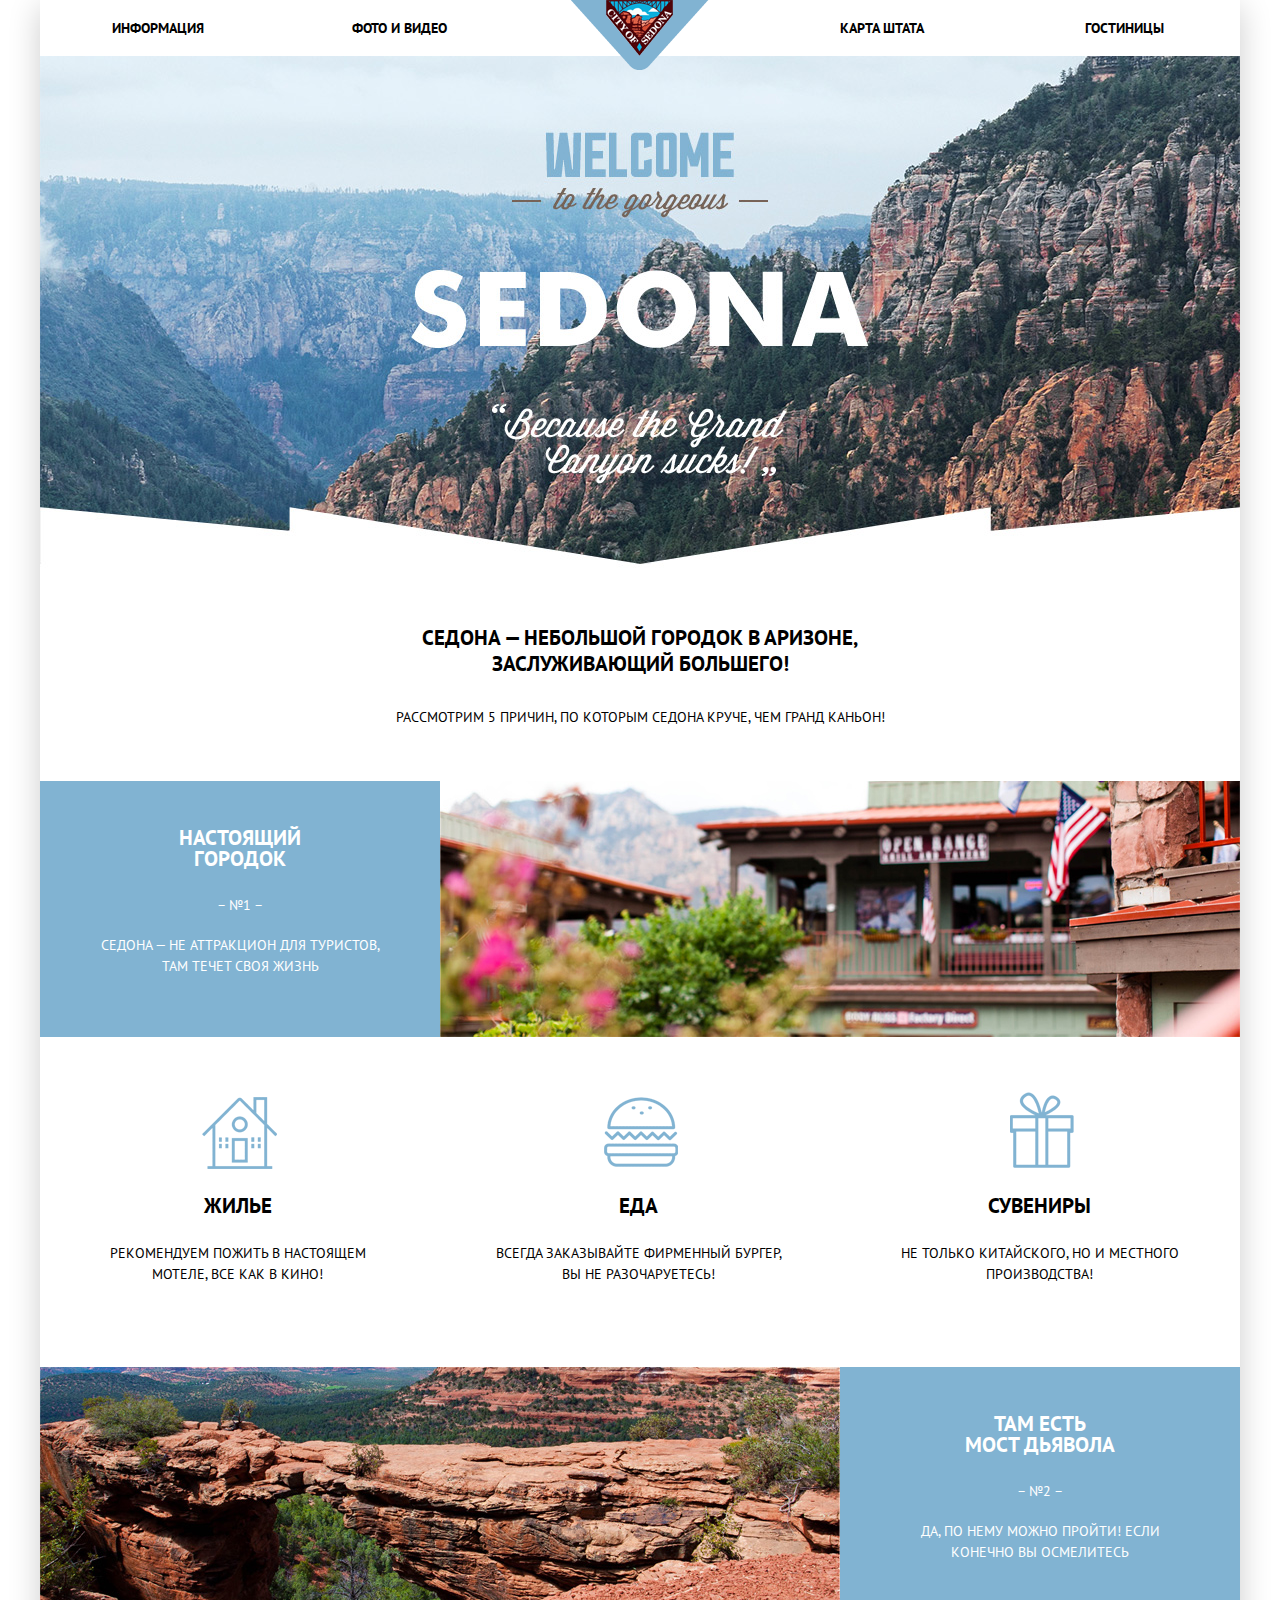
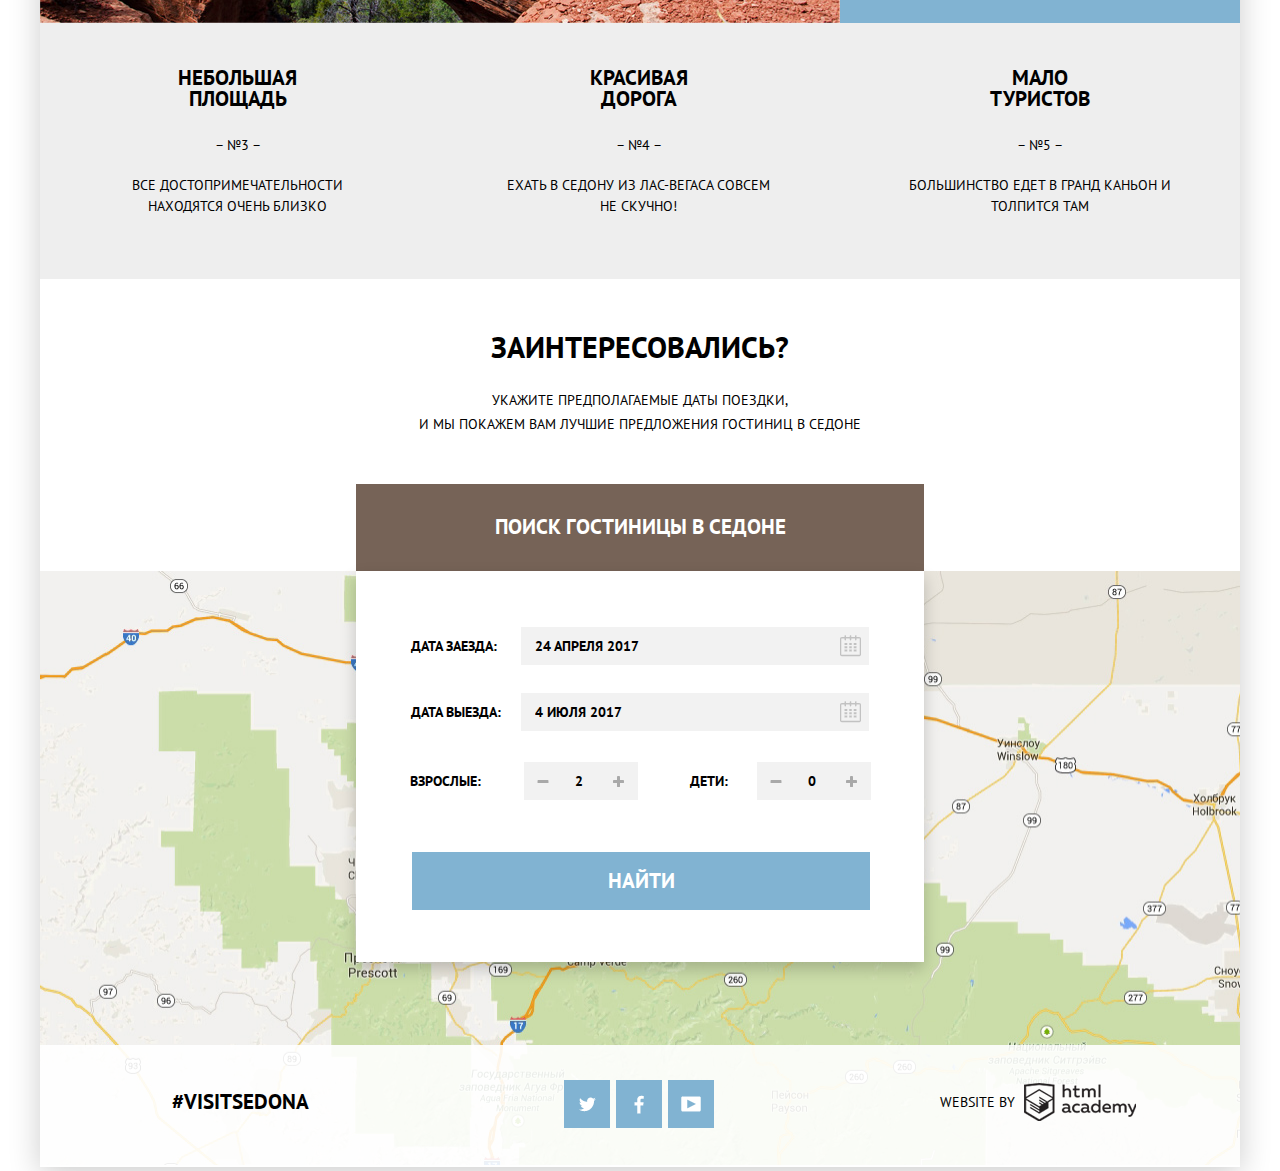
<file: index.html>
<!DOCTYPE html>
<html lang="ru">
	<head>
		<meta charset="utf-8">
		<title>Sedona</title>
		<link href="css/normalize.css" rel="stylesheet">
		<link href="css/style.css" rel="stylesheet">
		<link href="https://fonts.googleapis.com/css?family=PT+Sans:400,700&amp;subset=cyrillic" rel="stylesheet"> 
	</head>
	<body>
		<div class="wrapper">
			<header class="main-header">
				<div class="container clearfix">
					<div class="index-logo">
						<a><img src="img/logotip.png" width="138" height="70" alt="Sedona"></a>
					</div>
					<nav class="main-navigation clearfix">
						<ul>
							<li>
								<a href="#">Информация</a>
							</li>
							<li>
								<a href="#">Фото и видео</a>
							</li>
							<li>
								<a href="#">Карта штата</a>
							</li>
							<li>
								<a href="catalog.html">Гостиницы</a>
							</li>
						</ul>
					</nav>
				</div>
			</header>
			<main class="container">
				<div class="main-img">
					<img src="img/index-background-photo.jpg" width="1200" height="546" alt="Sedona">
				</div>
				<div class="description">
					<h2>Седона — небольшой городок в Аризоне, заслуживающий большего!
					</h2>
				</div>
				<div class="features">
					<p>Рассмотрим 5 причин, по которым Седона круче, чем Гранд Каньон!
					</p>
				</div>
				<div class="features-item clearfix">
					<div class="features-item-content features-item-content-left">
						<h3 class="features-name">Настоящий<br>городок</h3>
						<p>– №1 –</p>
						<p>Седона — не аттракцион для туристов, там течет своя жизнь</p>
					</div>
					<div class="features-item-img features-item-img-right">
						<img src="img/photo-N1-mask.jpg" width="800" height="256" alt="Жизнь города Седона">
					</div>
				</div>
				<section class="recomendation clearfix">
					<div class="recomendation-item accomodation">
						<h3 class="recomendation-name">Жилье</h3>
						<p>Рекомендуем пожить в настоящем мотеле, все как в кино!</p>
					</div>
					<div class="recomendation-item food">
						<h3 class="recomendation-name">Еда</h3>
						<p>Всегда заказывайте фирменный бургер, вы не разочаруетесь!</p>
					</div>
					<div class="recomendation-item souvenirs">
						<h3 class="recomendation-name">Сувениры</h3>
						<p>Не только китайского, но и местного производства!</p>
					</div>
				</section>
				<div class="features-item clearfix">
					<div class="features-item-img features-item-img-left">
						<img src="img/photo-N2-mask.jpg" width="800" height="256" alt="Мост Дьявола">
					</div>
					<div class="features-item-content features-item-content-right">
						<h3 class="features-name">Там есть<br>мост дьявола</h3>
						<p>– №2 –</p>
						<p>Да, по нему можно пройти! Если конечно вы осмелитесь</p>
					</div>
				</div>
				<section class="features-item-another-block cleafix">
					<div class="features-item-another">	
						<h3 class="features-name-another">Небольшая<br>площадь</h3>
						<p>– №3 –</p>
						<p>Все достопримечательности находятся очень близко</p>
					</div>
					<div class="features-item-another">
						<h3 class="features-name-another">Красивая<br>дорога</h3>
						<p>– №4 –</p>
						<p>Ехать в Седону из Лас-Вегаса совсем не скучно!</p>
					</div>
					<div class="features-item-another">
						<h3 class="features-name-another">Мало<br>туристов</h3>
						<p>– №5 –</p>
						<p>Большинство едет в Гранд Каньон и толпится там</p>
					</div>
				</section>
				<div class="index-content">
					<b class="question">Заинтересовались?</b>
					<p>Укажите предполагаемые даты поездки,<br>и мы покажем вам лучшие предложения гостиниц в Седоне</p>

					<h3 class="index-content-form-title">Поиск гостиницы в седоне</h3>
					<div class="map">
						<img src="img/map.jpg" width="1200" height="594" alt="карта">
					</div>
					<form class="search-hotel-form" action="https://echo.htmlacademy.ru" method="post">
						<div class="date check-in">
							<label for="check-in-field">Дата заезда:</label>
							<div class="date-line">
								<input id="check-in-field" type="text" name="check-in-date" value="24 апреля 2017">
								<a href="#">календарь</a>
							</div>
						</div>
						<div class="date check-out">
							<label for="check-out-field">Дата выезда:</label>
							<div class="date-line">
								<input id="check-out-field" type="text" name="check-out-date" value="4 июля 2017">
								<a href="#">календарь</a>
							</div>
						</div>
						<div class="bottom-line">
							<div class="person adults">
								<label for="adults-field">Взрослые:</label>
								<div class="person-line">
									<span class="plus"></span>
									<input id="adults-field" type="text" name="number-adults" value="2">
									<span class="minus"></span>
								</div>
							</div>
							<div class="person children">
								<label for="children-field">Дети:</label>
								<div class="person-line">
									<span class="plus"></span>
									<input id="children-field" type="text" name="number-children" value="0">
									<span class="minus"></span>
								</div>
							</div>
						</div>
						<button class="search-hotel-btn" type="submit">Найти</button>
					</form>

				</div>
			</main>
			<footer class="main-footer">
				<div class="container clearfix">
					<section class="footer-tag">
						<p>#Visitsedona</p>
					</section>
					<section class="footer-social">
						<a class="social-btn social-btn-tw" href="#">Твиттер</a>
						<a class="social-btn social-btn-fb" href="#">Фейсбук</a>
						<a class="social-btn social-btn-yt" href="#">Ютуб</a>
					</section>
					<section class="footer-copyright">
						<div class="footer-copyright-title">
							<p>Website by</p>
						</div>
						<a class="btn" href="https://htmlacademy.ru/intensive/htmlcss">HTML Academy</a>
					</section>
				</div>			
			</footer>
		</div>
	</body>
</html>
</file>
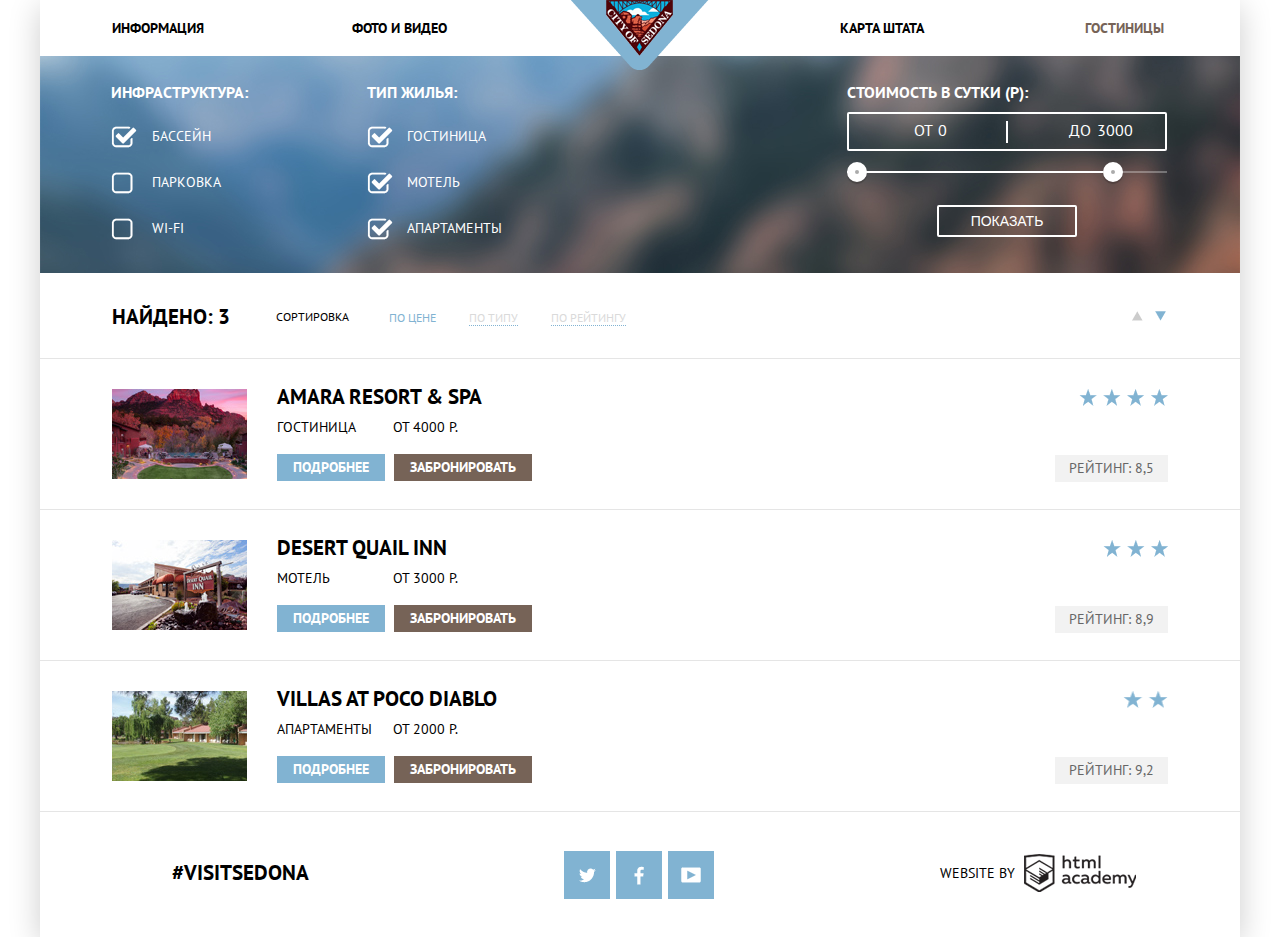
<file: catalog.html>
<!DOCTYPE html>
<html lang="ru">
	<head>
		<meta charset="utf-8">
		<title>Sedona</title>
		<link href="css/normalize.css" rel="stylesheet">
		<link href="css/style.css" rel="stylesheet">
		<link href="https://fonts.googleapis.com/css?family=PT+Sans:400,700&amp;subset=cyrillic" rel="stylesheet"> 
	</head>
	<body>
		<div class="wrapper">
			<header class="main-header">
				<div class="container clearfix">
					<div class="index-logo">
						<a href="index.html"><img src="img/logotip.png" width="138" height="70" alt="Sedona"></a>
					</div>
					<nav class="main-navigation clearfix">
						<ul>
							<li>
								<a href="#">Информация</a>
							</li>
							<li>
								<a href="#">Фото и видео</a>
							</li>
							<li>
								<a href="#">Карта штата</a>
							</li>
							<li>
								<a class="active-hotels">Гостиницы</a>
							</li>
						</ul>
					</nav>
				</div>
			</header>
			<main class="container">
				<form class="options clearfix" action="#">
					<div class="options-infrastructure">
						<p class="option-title">Инфраструктура:</p>
						<ul>
							<li>
								<label class="box"><input type="checkbox" name="swimming-pool" checked><span class="checkbox-point"></span>Бассейн</label>
							</li>
							<li>
								<label class="box"><input type="checkbox" name="parking"><span class="checkbox-point"></span>Парковка</label>
							</li>
							<li>
								<label class="box"><input type="checkbox" name="wi-fi"><span class="checkbox-point"></span>Wi-fi</label>
							</li>
						</ul>
					</div>
					<div class="options-accommodation">
						<p class="option-title">Тип жилья:</p>
						<ul>
							<li>
								<label class="box"><input  type="checkbox" name="hotel" checked><span class="checkbox-point"></span>Гостиница</label>
							</li>
							<li>
								<label class="box"><input type="checkbox" name="motel" checked><span class="checkbox-point"></span>Мотель</label>
							</li>
							<li>
								<label class="box"><input type="checkbox" name="apartment" checked><span class="checkbox-point"></span>Апартаменты</label>
							</li>
						</ul>
					</div>
					<div class="filter-range">
						<div class="filter-range-title">Стоимость в сутки (p):</div>
						<div class="price-controls">
							<label class="min-price">от <input type="text" name="min-price" value="0"></label>
							<label class="max-price">до <input type="text" name="max-price" value="3000"></label>
						</div>
						<div class="range-controls">
							<div class="scale">
								<div class="bar"></div>
							</div>
							<div class="range-toggle range-toggle-min"></div>
							<div class="range-toggle range-toggle-max"></div>
						</div>
						<button class="btn-transparent" type="submit">Показать</button>
					</div>
        		</form>
				<div class="result">
					<b>Найдено: 3</b>
					<section class="sorting">
						<span class="sort">Сортировка</span>
						<ul>
							<li class="present">
								<a href="#" >По цене</a>
							</li>
							<li>
								<a href="#">По типу</a>
							</li>
							<li>
								<a href="#">По рейтингу</a>
							</li>
						</ul>
					</section>
					<div class="ascending-descending">
						<a class="ascending" href="#">По возрастанию</a>
						<a class="descending-present" href="#">По убыванию</a>
					</div>
				</div>
				<div class="result-of-selection">
					<div class="catalog-content clearfix">
						<img class="img-hotel" src="img/amara-resort.jpg" width="135" height="90" alt="Amara resort & Spa">
						<div class="content-left">
							<a href="#" class="hotel-name">Amara resort &amp; Spa</a>
							<div class="price-line">
								<span>Гостиница</span>
								<span class="price">от 4000 р.</span>
							</div>
							<div class="group-btn">
								<a class="btn-detail" href="#">Подробнее</a>
								<a class="btn-book" href="#">Забронировать</a>
							</div>
						</div>
						<div class="content-right">
							<img src="img/four-stars.png" width="89" height="17" alt="4 звезды">
							<span>Рейтинг: 8,5</span>
						</div>
					</div>
					<div class="catalog-content clearfix">
						<img class="img-hotel" src="img/desert.jpg" width="135" height="90" alt="Desert quail inn">
						<div class="content-left">
							<a href="#" class="hotel-name">Desert quail inn</a>
							<div class="price-line">
								<span>Мотель</span>
								<span class="price">от 3000 р.</span>
							</div>
							<div class="group-btn">
								<a class="btn-detail" href="#">Подробнее</a>
								<a class="btn-book" href="#">Забронировать</a>
							</div>
						</div>
						<div class="content-right">
							<img src="img/three-stars.png" width="65" height="17" alt="3 звезды">
							<span>Рейтинг: 8,9</span>
						</div>
					</div>
					<div class="catalog-content clearfix">
						<img class="img-hotel" src="img/villas.jpg" width="135" height="90" alt="Villas at poco diablo">
						<div class="content-left">
							<a href="#" class="hotel-name">Villas at poco diablo</a>
							<div class="price-line">
								<span>Апартаменты</span>
								<span class="price">от 2000 р.</span>
							</div>
							<div class="group-btn">
								<a class="btn-detail" href="#">Подробнее</a>
								<a class="btn-book" href="#">Забронировать</a>
							</div>
						</div>
						<div class="content-right">
							<img src="img/two-stars.png" width="45" height="17" alt="2 звезды">
							<span>Рейтинг: 9,2</span>
						</div>
					</div>
				</div>
			</main>
			<footer class="main-footer-catalog">
				<div class="container clearfix">
					<section class="footer-tag">
						<p>#Visitsedona</p>
					</section>
					<section class="footer-social">
						<a class="social-btn social-btn-tw" href="#">Твиттер</a>
						<a class="social-btn social-btn-fb" href="#">Фейсбук</a>
						<a class="social-btn social-btn-yt" href="#">Ютуб</a>
					</section>
					<section class="footer-copyright">
						<div class="footer-copyright-title">
							<p>Website by</p>
						</div>
						<a class="btn" href="https://htmlacademy.ru/intensive/htmlcss">HTML Academy</a>
					</section>
				</div>			
			</footer>
		</div>
	</body>
</html>
</file>
<file: css/style.css>
body {
	min-width:1200px;
	font-size: 14px;
	line-height: 21px;
	font-weight: 400;
	font-family: "PT Sans", "Arial", sans-serif;
	color: #000000;
	text-transform: uppercase;
	margin: 0;
	padding: 0;
	background-color: #ffffff;
}

.wrapper {
	width: 1200px;
	margin: 0 auto;
	box-shadow: 0 7px 30px 0 rgba(0,0,0,0.2);
}

.clearfix::after {
	content: "";
	
	display: table;
	clear: both;
}

.container {
	width: 1200px;
	margin: 0 auto;
	padding: 0;
	position: relative;
}

.main-header {
	display: flex;
	margin-bottom: 0;
	background-color: #ffffff;
	color: #000000;
}

.main-navigation {
	display: flex;
	position: relative;
	padding-left: 72px;
	padding-right: 72px;
	width: 100%;
}

.main-navigation ul {
	margin: 0;
	padding: 0;
	list-style: none;
	font-size: 0;
}

.main-navigation li {
	display: inline-block;
	font-size: 14px;
	line-height: 26px;	
	font-weight: 700;
	vertical-align: top;
	width: 240px;
	padding-top: 15px;
	padding-bottom: 15px;
}

.main-navigation li:nth-child(3) {
	text-align: right;
	margin-left: 92px;
}

.main-navigation li:nth-child(4) {
	text-align: right;
}

.main-navigation a {
	color: #000000;
	text-decoration: none;

}

.main-navigation a:hover {
	color: #81b3d2;
}

.main-navigation a:active {
	color: #000000;
	opacity: 0.3;
}

.main-navigation .active-hotels {
	color: #766357;
}

.main-navigation .active-hotels:hover {
	color: #766357;
}

.main-navigation .active-hotels:active {
	color: #766357;
}

.index-logo {
	position: absolute;
	z-index: 1;
	left: 50%;
	transform: translateX(-50%);
}



.description {
	margin-left: auto;
	margin-right: auto;
	margin-bottom: 27px;
	text-align: center;
}

.description h2 {
	font-size: 21px;
	line-height: 26px;
	font-weight: 700;
	padding-left: 376px;
	padding-right: 376px;
}

.features {
	margin-left: auto;
	margin-right: auto;
	margin-bottom: 51px;
	text-align: center;
}

.features p {
	font-size: 14px;
	line-height: 26px;
	font-weight: 400;
}
	
.features-item {
	min-height: 256px;
	margin: 0;
}

.features-item-content {

	text-align: center;
	background-color: #81b3d2;
	color: #ffffff;
	padding-top: 25px;
	padding-bottom: 46px;

}

.features-item-content p {
	padding-top: 5px;

}

.features-item-content-left {
	width: 288px;
	float: left;
	padding-left: 56px;
	padding-right: 56px;
}	

.features-name {
	font-size: 21px;
	line-height: 21px;
	font-weight: 700;

}

.features-item-img {
	width: 800px;
	height: 256px;
}
	
.features-item-img-right {
	float: right;
}	

.recomendation {

	width: 1200px;
	justify-content: space-between;
	margin-bottom: 0px;
	min-height: 330px;

}

.recomendation-item {
	float: left;
	position: relative;
	width: 295px;
	padding-left: 50px;
	padding-right: 50px;
	padding-top: 137px;
	text-align: center;
	margin-right: 6px;
}	

.recomendation-item:last-child {
	margin-right: 0px;
}
	
.recomendation-item p {
	padding-top: 6px;
	font-size: 14px;
	line-height: 21px;
	font-weight: 400;
	
}

.recomendation-name,
.features-name-another {
	font-size: 21px;
	line-height: 21px;
	font-weight: 700;
	padding-top: 0px;
}


.accomodation::before {
	position: absolute;
	content: " ";
	top: 60px;
	left: 162px;
	width: 75px;
	height: 72px;
	background: #ffffff url("../img/accomodation.png") no-repeat center;
	background-position: 0px 0px;
}

.food::before {
	position: absolute;
	content: " ";
	top: 60px;
	left: 163px;
	width: 75px;
	height: 72px;
	background: #ffffff url("../img/food.png") no-repeat center;
	background-position: 0px 0px;
}

.souvenirs::before {
	position: absolute;
	content: " ";
	top: 55px;
	left: 168px;
	width: 75px;
	height: 76px;
	background: #ffffff url("../img/souvenirs.png") no-repeat center;
	background-position: 0px 0px;
}

.features-item-content-right {
	width: 304px;
	float: right;
	padding-left: 48px;
	padding-right: 48px;
}	

.features-item-img-left {
	float: left;
}	

.features-item-another-block {
	width: 1200px;
	justify-content: space-between;
	margin: 0px;
	min-height: 256px;
	background-color: #eeeeee;
	margin-bottom: 53px;
}	
	

.features-item-another {
	float:left;
	width: 267px;
	padding-left: 64px;
	padding-right: 64px;
	padding-top: 23px;
	text-align: center;
	margin-right: 6px;
}	

.features-item-another:last-child {
	margin-right: 0px;
}

.features-item-another p {
	padding-top: 5px;

}

.index-content {
	position: relative;
	margin: 0 auto;

}

.question {
	text-align: center;
	font-size: 30px;
	line-height: 30px;
	font-weight: 700;
	display: block;

}

.index-content p {
	text-align: center;
	font-size: 14px;
	line-height: 24px;
	font-weight: 400;
	margin-top: 26px;
	margin-bottom: 48px;
}



.search-hotel-form {
	position: absolute;
	width: 568px;
	box-shadow: 0 7px 15px 0 rgba(0,0,0,0.2);
	margin-left: auto;
	margin-right: auto;
	background-color: #ffffff;
	min-height: 390px;
	z-index: 2;
	left: 316px;
	bottom: 203px;

}

.index-content-form-title {
	display: block;
	width: 568px;
	background-color: #766357;
	text-align: center;
	font-size: 21px;
	line-height: 26px;
	font-weight: 700;
	color: #ffffff;
	padding-top: 30px;
	padding-bottom: 27px;
	margin: 0 auto;
	min-height: 30px;

}


.date {
	display: flex;
	margin-left: 55px;
	align-items: center;
}

.date input {
	font-family: "PT Sans", "Arial", sans-serif;
	text-transform: uppercase;
	font-size: 14px;
	line-height: 26px;
	font-weight: 700;
	color: #000000;
	background-color: #f2f2f2;
	border: 0px;
	border: 2px solid transparent;
	padding-top: 4px;
	padding-bottom: 4px;
	padding-left: 12px;
	margin-right: 55px;
	width: 330px;
}

.date input:hover{
	background-color: #ebebeb;
}

.date input:active {
	background-color: #ffffff;
	border: 2px solid #e5e5e5;
}

.date label {
	font-size: 14px;
	font-weight: 700;
	line-height: 26px;
	width: 100px;
}

	
.check-out input {
	margin-left: 12px;
}

.check-in input {
	margin-left: 13px;
}	
	
.check-in {
	margin-top: 56px;
}

.check-out {
	margin-top: 28px;
}
	
.date-line {
	position: relative;
}
	
.date-line a {
	position: absolute;
	right: 62px;
	bottom: 8px;
	width: 22px;
	height: 22px;
	background: #f2f2f2 url("../img/calendar.png") no-repeat center;
	background-position: 0px 0px;
	font-size: 0px;
}	

.date-line a:hover {
	background: #f2f2f2 url("../img/calendar-hover.png") no-repeat center;
	background-position: 0px 0px;
}

.date-line a:active {
	background: #f2f2f2 url("../img/calendar-active.png") no-repeat center;
	background-position: 0px 0px;
	
}
			
.bottom-line {
	display: flex;
	margin-left: 54px;
	margin-top: 31px;
	align-items: center;
}

.person label {
	font-size: 14px;
	font-weight: 700;
	line-height: 26px;
}

.person input {
	font-family: "PT Sans", "Arial", sans-serif;
	text-transform: uppercase;
	font-size: 14px;
	line-height: 26px;
	font-weight: 700;
	color: #000000;
	background-color: #f2f2f2;
	border: 0px;
	width: 23px;
	padding-left: 15px;
	padding-top: 6px;
	padding-bottom: 6px;
	min-height: 26px;
}

.person {
	display: flex;
	align-items: center;
}

.person-line {
	position: relative;
	margin-left: 25px;
}
	
.person-line span {
	position: absolute;
}

.plus {
	width: 38px;
	height: 38px;
	top: 0px;
	right: -38px;
	background: #f2f2f2 url("../img/plus.png") no-repeat center;
	background-position: 0px 0px;
	cursor: pointer;
}

.minus {
	width: 38px;
	height: 38px;
	top: 0px;
	right: 38px;
	background: #f2f2f2 url("../img/minus.png") no-repeat center;
	background-position: 0px 0px;
	cursor: pointer;
}
	
.children input {
	margin-left: 40px;
}

.adults input {
	margin-left: 54px;
}

.children {
	margin-left: 90px;
}	
	
.plus:hover {
	background: #f2f2f2 url("../img/plus-hover.png") no-repeat center;
	background-position: 13px 14px;

}
.plus:active {
	background: #f2f2f2 url("../img/plus-active.png") no-repeat center;
	background-position: 13px 14px;
}
.minus:hover {
	background: #f2f2f2 url("../img/minus-hover.png") no-repeat center;
	background-position: 13px 18px;
 
}
.minus:active {
	background: #f2f2f2 url("../img/minus-active.png") no-repeat center;
	background-position: 13px 18px;
}	
	
.search-hotel-btn {
	display: block;
	width: 458px;
	margin-left: 56px;
	text-decoration: none;
	background-color: #81b3d2;
	color: #ffffff;
	padding: 16px 192px;
	font-size: 21px;
	line-height: 26px;
	margin-top: 52px;
	margin-bottom: 52px;
	font-weight: 700;
	text-transform: uppercase;
	font-family: "PT Sans", "Arial", sans-serif;
	cursor: pointer;
	border: none;
}
.search-hotel-btn:hover {
	background-color: #669ec0;
}
.search-hotel-btn:active {
	background-color: #5496bd;
	color: #94b9d2;
}	
	
	
.map {
	position: relative;
	width: 1200px;
	height: 594px;
	z-index: -1;
}


.options {
	margin-bottom: 18px; 
	width: 1200px;
	min-height: 217px;
	background: #607688 url("../img/catalog-background.jpg") no-repeat;
	background-position: 0 0;
	
	color: #ffffff;
	text-transform: uppercase;
}

.options-infrastructure {
	float: left;
	width: 240px;
	margin-right: 0;
	margin-left: 71px;
	padding-left: 0;

}

.options-accommodation {
	float: left;
	width: 240px;
	padding-left: 16px;
}

.option-title {
	font-size: 16px;
	line-height: 21px;
	font-weight: 700;
	padding-top: 10px;
	padding-bottom: 7px;
}


.options-infrastructure ul,
.options-accommodation ul  {
	margin: 0;
	padding: 0;
	
	list-style: none;
	font-size: 0;
}

.options-infrastructure li,
.options-accommodation li {
	font-size: 14px;
	line-height: 21px;	
	font-weight: 400;
}


.options-infrastructure label {
	position: relative;
	display: block;
	width: 240px;
	height: 46px;
	color: #ffffff;
	padding-left: 41px;
}

.options input[type="checkbox"] {
	display: none;
}



label .checkbox-point {
	position: absolute;
	left: 0;
	top: 0;
	width: 26px;
	height: 22px;
	background: url("../img/point.png") no-repeat center;
	background-position: 0px 0px;
	cursor: pointer;
}

.box input:checked + .checkbox-point {
	background: url("../img/point-with-mark.png") no-repeat center;
	background-position: 0px 0px;
}

.box input:disabled + .checkbox-point {
	background: url("../img/point-disabled.png") no-repeat center;
	background-position: 0px 0px;
}

.box input:checked:disabled + .checkbox-point {
	background: url("../img/point-with-mark-disabled.png") no-repeat center;
	background-position: 0px 0px;
}



.options-accommodation label {
	position: relative;
	display: block;
	width: 240px;
	height: 46px;
	color: #ffffff;
	padding-left: 40px;
}



.filter-range {
	float: right;
	width: 320px;
	margin-right: 73px;
	padding-top: 26px;
}

.filter-range-title {
	margin-bottom: 9px;
	font-weight: 600;
	font-size: 16px;
	line-height: 21px;
}

.price-controls {
	position: relative;
	height: 35px;
	margin-bottom: 20px;
	font-size: 0;
 	border: 2px solid #ffffff;
	border-radius: 2px;
}

.price-controls::after {
	content: "";
	position: absolute;
	top: 50%;
	left: 50%;
	width: 2px;
	height: 22px;
	background: #ffffff;
	transform: translate(-50%, -50%);
}

.price-controls label {
	display: inline-block;
	font-size: 14px;
	line-height: 38px;
	vertical-align: top;
	cursor: pointer;
}

.price-controls .min-price,
.price-controls .max-price {
	width: 90px;
	padding-left: 65px;
	font-size: 16px;
	line-height: 21px;
	padding-top: 5px;
}

.price-controls input {
	width: 50px;
	margin: 0;
	color: inherit;
	font: inherit;
	background: none;
	border: none;
}

.range-controls {
	position: relative;
	margin-bottom: 32px;
}

.range-controls .scale {
	height: 2px;
	background: rgba(255, 255, 255, 0.3);
}

.range-controls .bar {
	width: 80%;
	height: 2px;
	background: #ffffff;
}

.range-toggle {
	position: absolute;
	top: -9px;
	width: 4px;
	height: 4px;
	background: #ababab;
	border: 8px solid #ffffff;
	border-radius: 50%;
	box-shadow: 0 2px 1px 0 rgba(0, 1, 1, 0.2);
	cursor: pointer;
}

.range-toggle:hover {
	background: #1c4f80;
}

.range-toggle-min {
	left: 0;
}

.range-toggle-max {
	left: 80%;
}

.btn-transparent {
	display: block;
	margin: 0 auto;
	padding: 4px 32px;
	font-size: 14px;
	line-height: 20px;
	color: #ffffff;
	text-transform: uppercase;
	background: transparent;
	border: 2px solid #ffffff;
	border-radius: 2px;
	cursor: pointer;
}

.btn-transparent:hover {
	color: #000000;
	background: #ffffff;
}


.result {
	position: relative;
	display: flex;
	padding-left: 72px;
	padding-right: 72px;
	align-items: center;
	border-bottom: 1px solid #e5e5e5;
	padding-bottom: 16px;
}

.result b {
	display: block;
	width: 160px;
	font-size: 21px;
	line-height: 26px;
}

.sorting {
	display: flex;
	width: 100%;
	margin-left: 36px;
	align-items: center;
}

.sort {
	font-size: 12px;
	line-height: 18px;
	margin-right: 40px;
}

.sorting ul {
	margin: 0;
	padding: 0;
	list-style: none;
	font-size: 0;
}

.sorting li {
	display: inline-block;
	font-size: 14px;
	line-height: 26px;
	vertical-align: top;
	align-items: center;
	font-size: 12px;
	line-height: 18px;
	margin-bottom: 15px;
	margin-top: 18px;
}

.sorting a {
	text-decoration: none;
	position:relative;
	display: block;
	padding-left: 0px;
	padding-right: 0px;
	margin-right: 33px;
	color: #dadada;
}

.sorting .present a {
	color: #81b3d2;
}

.sorting a::after {
	content: " ";
	display: block;
	position: absolute;
	width: 100%;
	height: 1px;
	border-bottom: 1px dotted #81b3d2;
	top: 15px;
	left: 0px;
	
}

.sorting a:focus::after {
	content: " ";
	display: none;

}

.sorting .present a::after {
	content: " ";
	display: none;
}

.sorting a:hover {
	color: #81b3d2;
}

.sorting a:active {
	color: #000000;
	text-decoration: none;
}

.sorting .present a:active {
	color: #81b3d2;
}

.ascending-descending {
	width: 60px;
	font-size: 0;
	text-decoration: none;
	margin-top: 9px;
}

.ascending {
	display: inline-block;
	width: 11px;
	height: 10px;
	margin-left: 12px;
	margin-right: 12px;
	font-size: 0;
	vertical-align: top;
	text-decoration: none;
	background: #ffffff url("../img/ascending.png") no-repeat center;
	background-position: 0px 0px;
  }
  
.ascending:hover {
	background: #ffffff url("../img/ascending-hover.png") no-repeat center;
	background-position: 0px 0px;
}

.ascending:active {
	background: #ffffff url("../img/ascending-active.png") no-repeat center;
	background-position: 0px 0px;
}

.descending-present {
	display: inline-block;
	width: 11px;
	height: 10px;
	font-size: 0;
	vertical-align: top;
	text-decoration: none;
	background: #ffffff url("../img/descending-active.png") no-repeat center;
	background-position: 0px 0px;
  }
  
.descending:hover{
	background: #ffffff url("../img/descending-hover.png") no-repeat center;
	background-position: 0px 0px;
}

.descending:active{
	background: #ffffff url("../img/descending-active.png") no-repeat center;
	background-position: 0px 0px;
}


.catalog-content {
	display: flex;
	width: 1200px;
	border-bottom: 1px solid #e5e5e5;

}

.catalog-content .img-hotel {
	width: 135px;
	height: 90px;
	padding: 0px 30px 30px 72px;
	margin: 0;
	margin-top: 30px;
}

.hotel-name {
	display: block;
	font-size: 21px;
	line-height: 26px;
	color: #000000;
	font-weight: 700;
	text-decoration: none;
	padding-bottom: 7px;
}
	
.hotel-name:hover {
	color: #81b3d2;
}

.hotel-name:active {
	color: #000;
	opacity: 0.7;
}
	
.content-left {
	max-width: 600px;
	margin-top: 25px;
}	
	
.price-line {
	position: relative;
	font-size: 14px;
	line-height: 21px;
	color: #000000;
	font-weight: 400;
	padding-bottom: 10px;
}

.price {
	position: absolute;
	top: 0px;
	left: 116px;

}

.group-btn a{
	display: inline-block;
	vertical-align: top;
	text-decoration: none;
	font-size: 14px;
	line-height: 21px;
	font-weight: 700;
	color: #ffffff;
	padding: 3px 16px;
	margin-top: 6px;
}

.btn-detail {
	background-color: #81b3d2;
}

.btn-detail:hover {
	background-color: #669ec0;
}

.btn-detail:active {
	background-color: #5496bd;
	color: #94b9d2;
}

.btn-book {
	margin-left: 5px;
	background-color: #766357;
}

.btn-book:hover {
	background-color: #604e43;
}


.btn-book:active {
	background-color: #503e33;
	color: #8b827c;
}
	

	
.content-right {
	margin-left: auto;
	text-align: right;
	margin-right: 72px;
	margin-top: 30px;
}

.content-right img {
	padding-right: 0px;
	padding-bottom: 43px;
}

.content-right span {
	display: block;
	padding: 3px 14px;
	font-size: 14px;
	line-height: 21px;
	font-weight: 400;
	color: #666666;
	background-color: #f2f2f2;
}


.main-footer {
	position: relative;
	margin-top: -120px;
	padding-bottom: 31px;
	background-color: rgba(255, 255, 255, 0.9);
	z-index: 2;
}

.main-footer-catalog {
	padding-bottom: 30px;
	padding-top: 4px;
}

.footer-tag {
	display: inline-block;
	font-size: 21px;
	line-height: 26px;
	font-weight: 700;
	float: left;
	width: 240px;
	margin-left: 80px;
	text-align: center;
	padding-top: 23px;
	vertical-align: top;
}

.footer-social {
	padding-top: 35px;
	float: left;
	width: 180px;
	margin-left: 189px;
	text-align: center;
}


.social-btn {
	display: inline-block;
	width: 46px;
	height: 48px;
	margin: 0 1px;
	font-size: 0;
	vertical-align: top;
	text-decoration: none;
	background-color: #81b3d2;
}

.social-btn:hover {
	background-color: #ffffff;
}

.social-btn-tw {
	background: #81b3d2 url("../img/twitter.png") no-repeat center;
	background-position: 50% 50%;
}

.social-btn-fb {
	background: #81b3d2 url("../img/facebook.png") no-repeat center;
	background-position: 50% 50%;
}

.social-btn-yt {
	background: #81b3d2 url("../img/youtube.png") no-repeat center;
	background-position: 50% 50%;
}

.social-btn-tw:hover  {
	background: #669ec0 url("../img/twitter.png") no-repeat center;
	background-position: 50% 50%;
}

.social-btn-fb:hover  {
	background: #669ec0 url("../img/facebook.png") no-repeat center;
	background-position: 50% 50%;
}

.social-btn-yt:hover {
	background: #669ec0 url("../img/youtube.png") no-repeat center;
	background-position: 50% 50%;
}

.social-btn-tw:active  {
	background: #5496bd url("../img/twitter-active.png") no-repeat center;
	background-position: 50% 50%;
}

.social-btn-fb:active {
	background: #5496bd url("../img/facebook-active.png") no-repeat center;
	background-position: 50% 50%;
}

.social-btn-yt:active {
	background: #5496bd url("../img/youtube-active.png") no-repeat center;
	background-position: 50% 50%;
}


.footer-copyright {
	float: right;
	width: 240px;
	margin-right: 60px;
	display: flex;
	align-items: center;
	padding-top: 30px;
}


.footer-copyright .btn {

	font-size: 0;
	text-decoration: none;
	display: block;
	width: 112px;
	height: 38px;
	background: url("../img/logo-html.png") no-repeat center;
	background-position: 0px 0px;
}

.footer-copyright .btn:hover {
	background: url("../img/logo-html-hover.png") no-repeat center;
	background-position: 0px 0px;
}

.footer-copyright .btn:active {
	background: url("../img/logo-html-active.png") no-repeat center;
	background-position: 0px 0px;
}

.footer-copyright-title {
	text-align: left; 
	width: 76px;
	margin-right: 8px;
	font-size: 14px;
	line-height: 26px;
	font-weight: 400;
}
</file>
